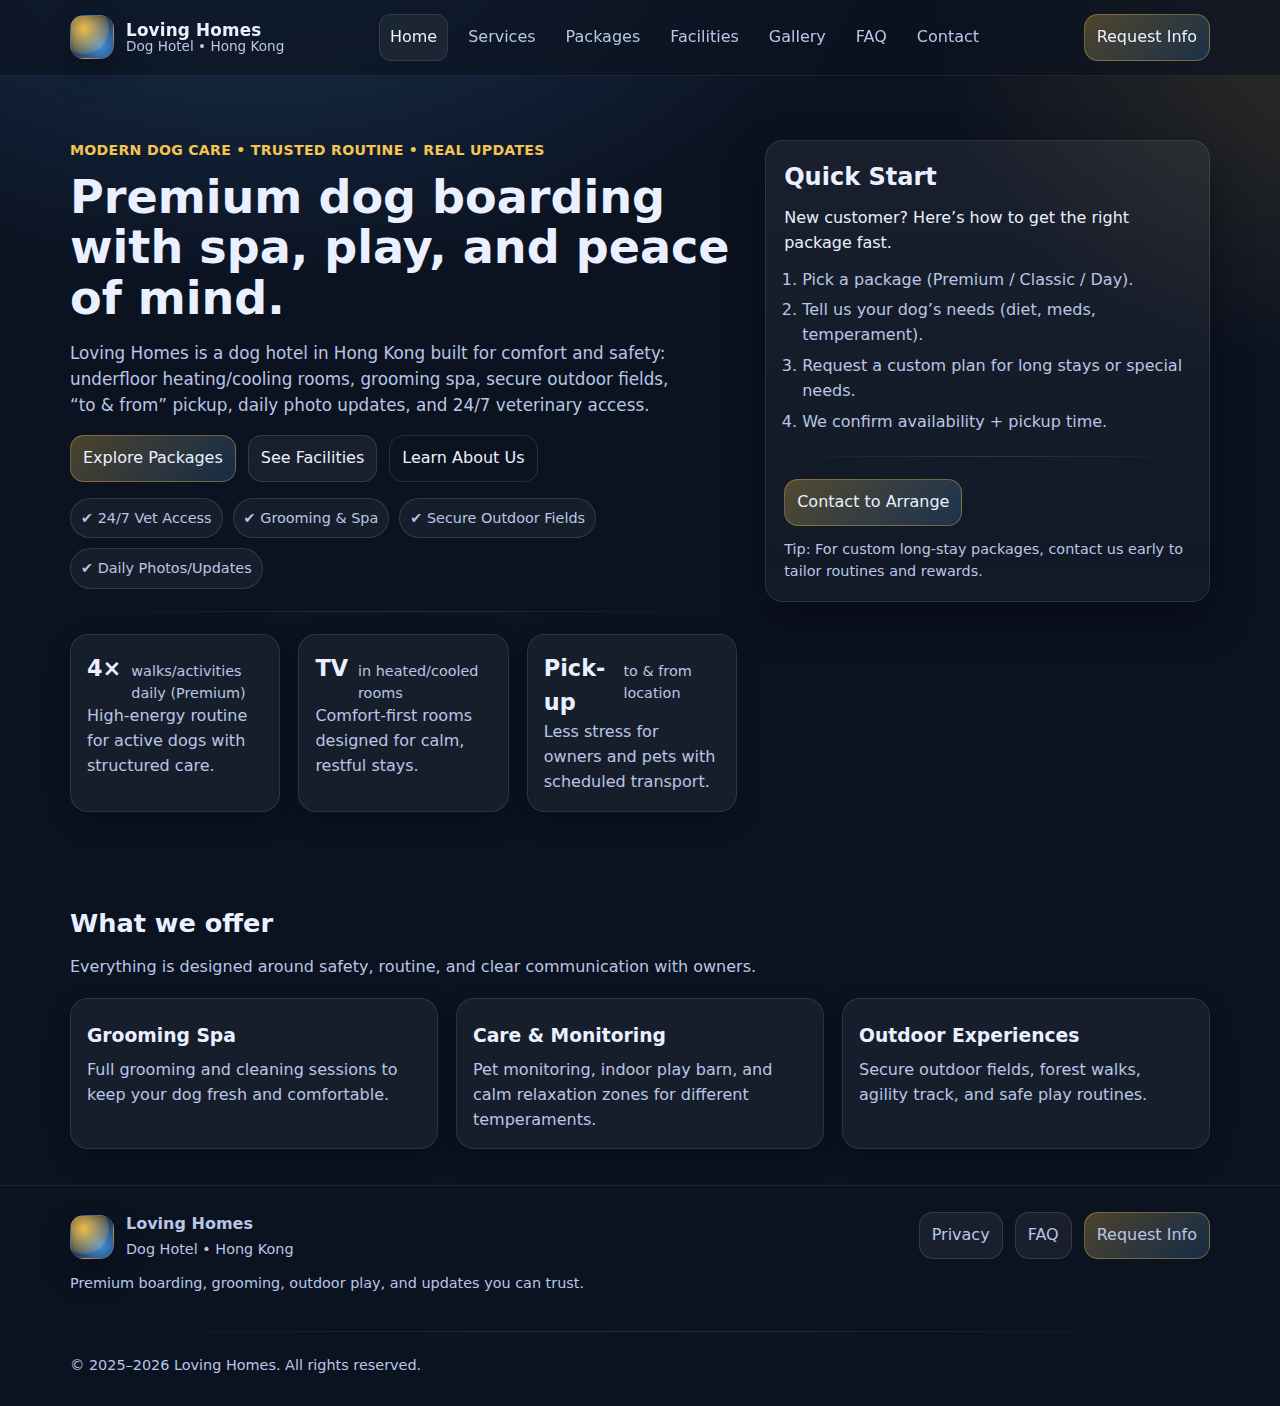
<file: index.html>
<!doctype html>
<html lang="en">
<head>
  <meta charset="utf-8" />
  <meta name="viewport" content="width=device-width,initial-scale=1" />
  <meta name="description" content="Loving Homes - Dog Hotel in Hong Kong. Premium care, grooming spa, safe outdoor fields, 24/7 veterinary access." />
  <title>Loving Homes | Dog Hotel Hong Kong</title>
  <link rel="stylesheet" href="css/styles.css" />
</head>
<body>
  <a class="skip-link" href="#main">Skip to content</a>

  <div class="page-loader" id="pageLoader" role="status" aria-live="polite" aria-label="Loading">
    <div class="loader-wrap">
      <div class="loader" aria-hidden="true"></div>
      <p class="loader-title">Loading Loving Homes…</p>
      <p class="loader-sub">Preparing a safe, calm experience for your dog.</p>
    </div>
  </div>
  <div class="topbar">
    <div class="container">
      <header class="header">
        <a class="brand" href="index.html">
          <div class="brand-badge" aria-hidden="true"></div>
          <div class="brand-title">
            <strong>Loving Homes</strong>
            <span>Dog Hotel • Hong Kong</span>
          </div>
        </a>

        <nav class="nav" aria-label="Primary">
          <a data-nav href="index.html">Home</a>
          <a data-nav href="services.html">Services</a>
          <a data-nav href="packages.html">Packages</a>
          <a data-nav href="facilities.html">Facilities</a>
          <a data-nav href="gallery.html">Gallery</a>
          <a data-nav href="faq.html">FAQ</a>
          <a data-nav href="contact.html">Contact</a>
        </nav>

        <div class="actions">
          <a class="btn primary" href="contact.html">Request Info</a>
          <button id="menuBtn" class="btn icon-btn hamburger" aria-label="Open menu" aria-expanded="false">
            ☰
          </button>
        </div>
      </header>

      <div id="mobilePanel" class="mobile-panel" aria-label="Mobile menu">
        <nav>
          <a data-nav href="index.html">Home</a>
          <a data-nav href="about.html">About</a>
          <a data-nav href="services.html">Services</a>
          <a data-nav href="packages.html">Packages</a>
          <a data-nav href="facilities.html">Facilities</a>
          <a data-nav href="gallery.html">Gallery</a>
          <a data-nav href="faq.html">FAQ</a>
          <a data-nav href="contact.html">Contact</a>
          <a data-nav href="privacy.html">Privacy</a>
        </nav>
      </div>
    </div>
  </div>

  <main id="main">
    <section class="hero">
      <div class="container">
        <div class="hero-grid">
          <div>
            <div class="kicker">Modern dog care • trusted routine • real updates</div>
            <h1>Premium dog boarding with spa, play, and peace of mind.</h1>
            <p class="lead">
              Loving Homes is a dog hotel in Hong Kong built for comfort and safety:
              underfloor heating/cooling rooms, grooming spa, secure outdoor fields,
              “to & from” pickup, daily photo updates, and 24/7 veterinary access.
            </p>

            <div class="row" style="margin-top:14px;">
              <a class="btn primary" href="packages.html">Explore Packages</a>
              <a class="btn" href="facilities.html">See Facilities</a>
              <a class="btn ghost" href="about.html">Learn About Us</a>
            </div>

            <div class="pill-row" style="margin-top:16px;">
              <span class="badge">✔ 24/7 Vet Access</span>
              <span class="badge">✔ Grooming & Spa</span>
              <span class="badge">✔ Secure Outdoor Fields</span>
              <span class="badge">✔ Daily Photos/Updates</span>
            </div>

            <hr class="hr" />

            <div class="grid cols-3">
              <div class="card">
                <div class="kpi"><strong>4×</strong><span>walks/activities daily (Premium)</span></div>
                <p>High-energy routine for active dogs with structured care.</p>
              </div>
              <div class="card">
                <div class="kpi"><strong>TV</strong><span>in heated/cooled rooms</span></div>
                <p>Comfort-first rooms designed for calm, restful stays.</p>
              </div>
              <div class="card">
                <div class="kpi"><strong>Pick-up</strong><span>to & from location</span></div>
                <p>Less stress for owners and pets with scheduled transport.</p>
              </div>
            </div>
          </div>

          <aside class="hero-card" aria-label="Quick info">
            <h2 style="margin:0 0 10px;">Quick Start</h2>
            <p class="sub" style="margin:0 0 12px;">
              New customer? Here’s how to get the right package fast.
            </p>
            <ol class="list">
              <li>Pick a package (Premium / Classic / Day).</li>
              <li>Tell us your dog’s needs (diet, meds, temperament).</li>
              <li>Request a custom plan for long stays or special needs.</li>
              <li>We confirm availability + pickup time.</li>
            </ol>
            <hr class="hr" />
            <a class="btn primary" href="contact.html">Contact to Arrange</a>
            <p class="small" style="margin:12px 0 0;">
              Tip: For custom long-stay packages, contact us early to tailor routines and rewards.
            </p>
          </aside>
        </div>
      </div>
    </section>

    <section class="section">
      <div class="container">
        <h2>What we offer</h2>
        <p class="sub">
          Everything is designed around safety, routine, and clear communication with owners.
        </p>

        <div class="grid cols-3">
          <div class="card">
            <h3>Grooming Spa</h3>
            <p>Full grooming and cleaning sessions to keep your dog fresh and comfortable.</p>
          </div>
          <div class="card">
            <h3>Care & Monitoring</h3>
            <p>Pet monitoring, indoor play barn, and calm relaxation zones for different temperaments.</p>
          </div>
          <div class="card">
            <h3>Outdoor Experiences</h3>
            <p>Secure outdoor fields, forest walks, agility track, and safe play routines.</p>
          </div>
        </div>
      </div>
    </section>
  </main>

  <footer class="footer">
    <div class="container">
      <div class="footer-grid">
        <div>
          <div class="row">
            <div class="brand-badge" aria-hidden="true"></div>
            <div>
              <strong>Loving Homes</strong><br />
              <span class="small">Dog Hotel • Hong Kong</span>
            </div>
          </div>
          <p class="small" style="margin-top:10px;">
            Premium boarding, grooming, outdoor play, and updates you can trust.
          </p>
        </div>

        <div class="row" style="justify-content:flex-end;">
          <a class="btn" href="privacy.html">Privacy</a>
          <a class="btn" href="faq.html">FAQ</a>
          <a class="btn primary" href="contact.html">Request Info</a>
        </div>
      </div>

      <hr class="hr" />
      <div class="small">© 2025–2026 Loving Homes. All rights reserved.</div>
    </div>
  </footer>

  <script src="js/main.js"></script>
</body>
</html>
</file>
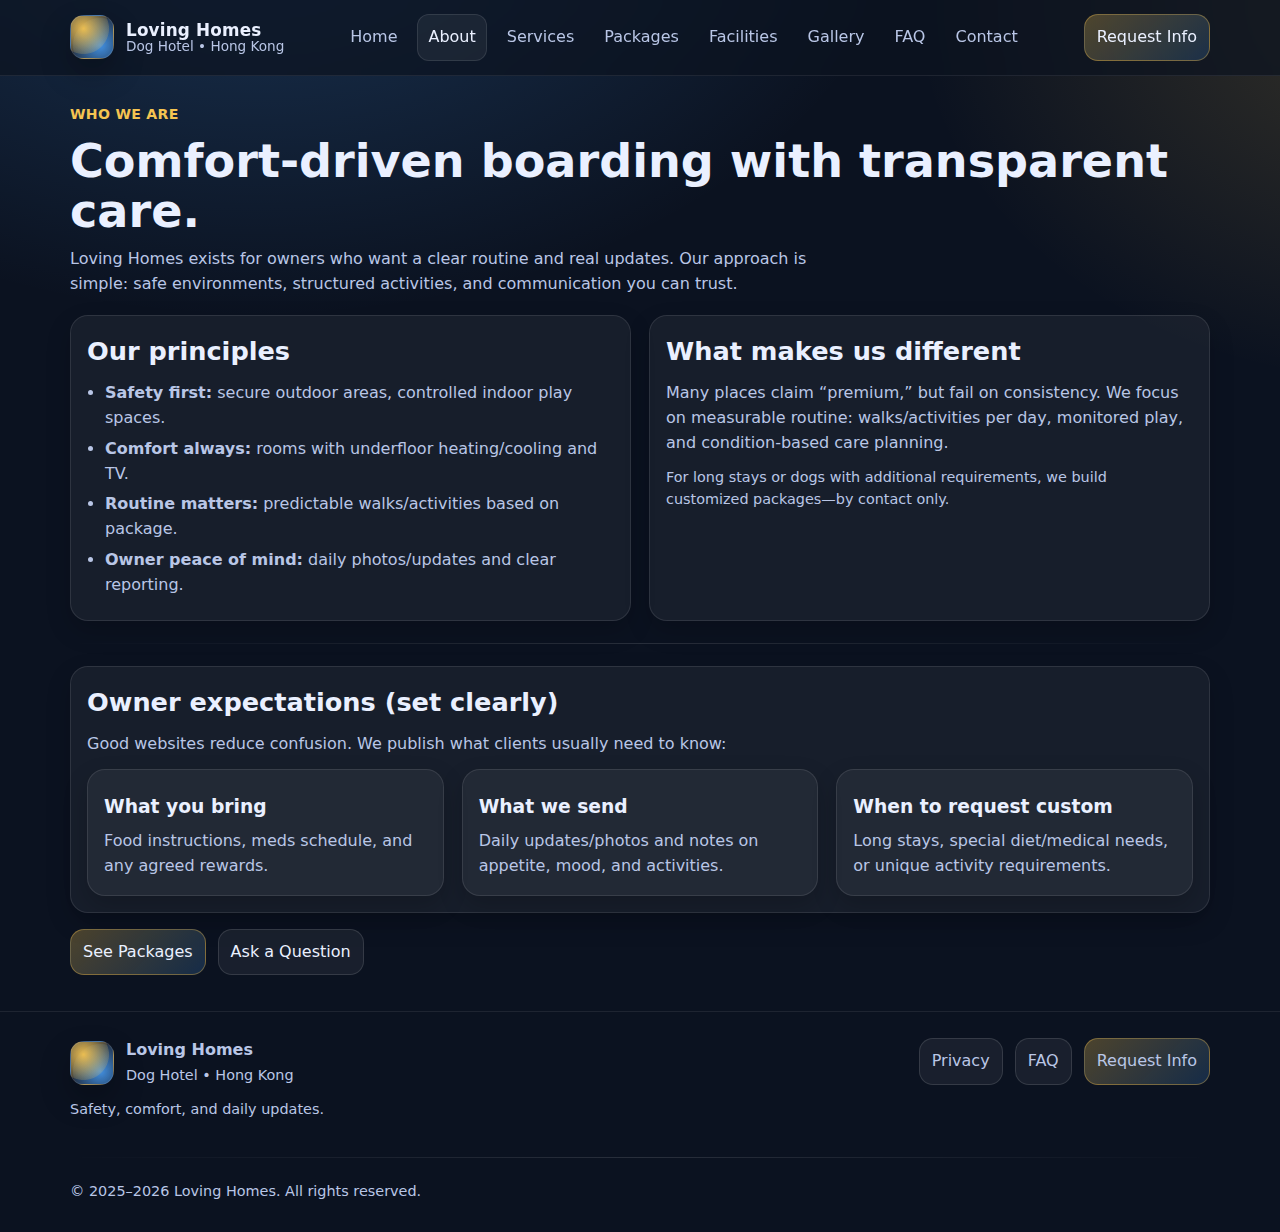
<file: about.html>
<!doctype html>
<html lang="en">
<head>
  <meta charset="utf-8" />
  <meta name="viewport" content="width=device-width,initial-scale=1" />
  <meta name="description" content="About Loving Homes dog hotel in Hong Kong: safety-first routines, comfort rooms, and transparent updates." />
  <title>About | Loving Homes</title>
  <link rel="stylesheet" href="css/styles.css" />
</head>
<body>
  <a class="skip-link" href="#main">Skip to content</a>

  <div class="page-loader" id="pageLoader" role="status" aria-live="polite" aria-label="Loading">
    <div class="loader-wrap">
      <div class="loader" aria-hidden="true"></div>
      <p class="loader-title">Loading Loving Homes…</p>
      <p class="loader-sub">Preparing a safe, calm experience for your dog.</p>
    </div>
  </div>

  <div class="topbar">
    <div class="container">
      <header class="header">
        <a class="brand" href="index.html">
          <div class="brand-badge" aria-hidden="true"></div>
          <div class="brand-title">
            <strong>Loving Homes</strong>
            <span>Dog Hotel • Hong Kong</span>
          </div>
        </a>

        <nav class="nav" aria-label="Primary">
          <a data-nav href="index.html">Home</a>
          <a data-nav href="about.html">About</a>
          <a data-nav href="services.html">Services</a>
          <a data-nav href="packages.html">Packages</a>
          <a data-nav href="facilities.html">Facilities</a>
          <a data-nav href="gallery.html">Gallery</a>
          <a data-nav href="faq.html">FAQ</a>
          <a data-nav href="contact.html">Contact</a>
        </nav>

        <div class="actions">
          <a class="btn primary" href="contact.html">Request Info</a>
          <button id="menuBtn" class="btn icon-btn hamburger" aria-label="Open menu" aria-expanded="false">☰</button>
        </div>
      </header>

      <div id="mobilePanel" class="mobile-panel" aria-label="Mobile menu">
        <nav>
          <a data-nav href="index.html">Home</a>
          <a data-nav href="about.html">About</a>
          <a data-nav href="services.html">Services</a>
          <a data-nav href="packages.html">Packages</a>
          <a data-nav href="facilities.html">Facilities</a>
          <a data-nav href="gallery.html">Gallery</a>
          <a data-nav href="faq.html">FAQ</a>
          <a data-nav href="contact.html">Contact</a>
          <a data-nav href="privacy.html">Privacy</a>
        </nav>
      </div>
    </div>
  </div>

  <main id="main">
    <section class="section">
      <div class="container">
        <div class="kicker">Who we are</div>
        <h1 style="margin-top:10px;">Comfort-driven boarding with transparent care.</h1>
        <p class="sub">
          Loving Homes exists for owners who want a clear routine and real updates.
          Our approach is simple: safe environments, structured activities, and communication you can trust.
        </p>

        <div class="grid cols-2">
          <div class="card">
            <h2 style="margin:0 0 10px;">Our principles</h2>
            <ul class="list">
              <li><strong>Safety first:</strong> secure outdoor areas, controlled indoor play spaces.</li>
              <li><strong>Comfort always:</strong> rooms with underfloor heating/cooling and TV.</li>
              <li><strong>Routine matters:</strong> predictable walks/activities based on package.</li>
              <li><strong>Owner peace of mind:</strong> daily photos/updates and clear reporting.</li>
            </ul>
          </div>

          <div class="card">
            <h2 style="margin:0 0 10px;">What makes us different</h2>
            <p>
              Many places claim “premium,” but fail on consistency. We focus on measurable routine:
              walks/activities per day, monitored play, and condition-based care planning.
            </p>
            <p class="small" style="margin-top:10px;">
              For long stays or dogs with additional requirements, we build customized packages—by contact only.
            </p>
          </div>
        </div>

        <hr class="hr" />

        <div class="card">
          <h2 style="margin:0 0 10px;">Owner expectations (set clearly)</h2>
          <p class="sub" style="margin:0 0 12px;">
            Good websites reduce confusion. We publish what clients usually need to know:
          </p>
          <div class="grid cols-3">
            <div class="card">
              <h3>What you bring</h3>
              <p>Food instructions, meds schedule, and any agreed rewards.</p>
            </div>
            <div class="card">
              <h3>What we send</h3>
              <p>Daily updates/photos and notes on appetite, mood, and activities.</p>
            </div>
            <div class="card">
              <h3>When to request custom</h3>
              <p>Long stays, special diet/medical needs, or unique activity requirements.</p>
            </div>
          </div>
        </div>

        <div class="row" style="margin-top:16px;">
          <a class="btn primary" href="packages.html">See Packages</a>
          <a class="btn" href="contact.html">Ask a Question</a>
        </div>
      </div>
    </section>
  </main>

  <footer class="footer">
    <div class="container">
      <div class="footer-grid">
        <div>
          <div class="row">
            <div class="brand-badge" aria-hidden="true"></div>
            <div>
              <strong>Loving Homes</strong><br />
              <span class="small">Dog Hotel • Hong Kong</span>
            </div>
          </div>
          <p class="small" style="margin-top:10px;">Safety, comfort, and daily updates.</p>
        </div>
        <div class="row" style="justify-content:flex-end;">
          <a class="btn" href="privacy.html">Privacy</a>
          <a class="btn" href="faq.html">FAQ</a>
          <a class="btn primary" href="contact.html">Request Info</a>
        </div>
      </div>
      <hr class="hr" />
      <div class="small">© 2025–2026 Loving Homes. All rights reserved.</div>
    </div>
  </footer>

  <script src="js/main.js"></script>
</body>
</html>
</file>
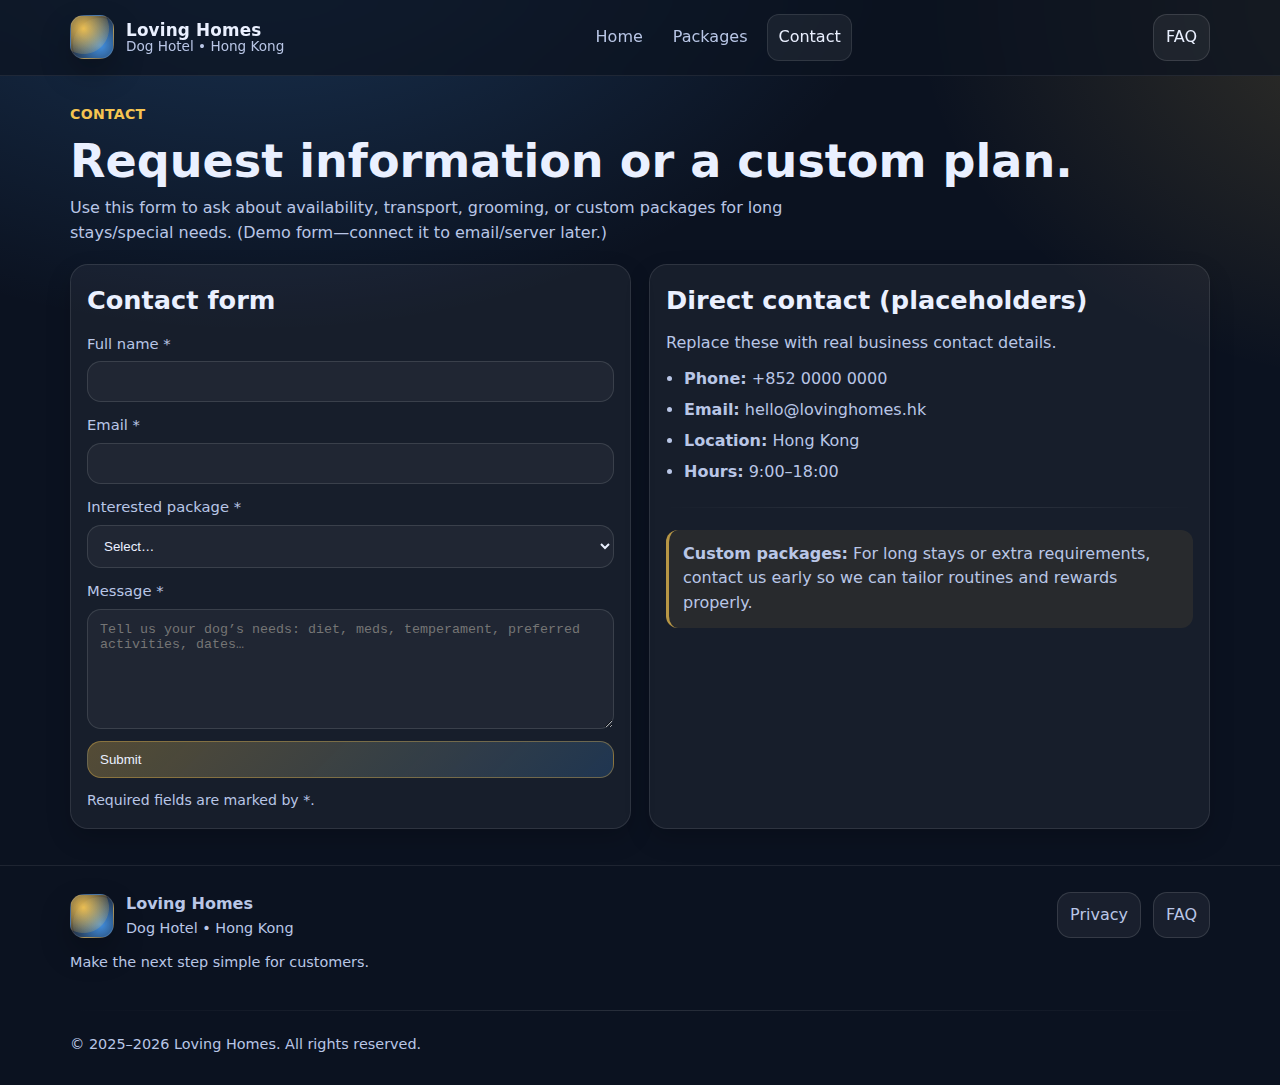
<file: contact.html>
<!doctype html>
<html lang="en">
<head>
  <meta charset="utf-8" />
  <meta name="viewport" content="width=device-width,initial-scale=1" />
  <meta name="description" content="Contact Loving Homes to request more information, booking, transport, or custom packages." />
  <title>Contact | Loving Homes</title>
  <link rel="stylesheet" href="css/styles.css" />
</head>
<body>
  <a class="skip-link" href="#main">Skip to content</a>

  <div class="page-loader" id="pageLoader" role="status" aria-live="polite" aria-label="Loading">
    <div class="loader-wrap">
      <div class="loader" aria-hidden="true"></div>
      <p class="loader-title">Loading Loving Homes…</p>
      <p class="loader-sub">Preparing a safe, calm experience for your dog.</p>
    </div>
  </div>

  <div class="topbar">
    <div class="container">
      <header class="header">
        <a class="brand" href="index.html">
          <div class="brand-badge" aria-hidden="true"></div>
          <div class="brand-title">
            <strong>Loving Homes</strong>
            <span>Dog Hotel • Hong Kong</span>
          </div>
        </a>

        <nav class="nav" aria-label="Primary">
          <a data-nav href="index.html">Home</a>
          <a data-nav href="packages.html">Packages</a>
          <a data-nav href="contact.html">Contact</a>
        </nav>

        <div class="actions">
          <a class="btn" href="faq.html">FAQ</a>
          <button id="menuBtn" class="btn icon-btn hamburger" aria-label="Open menu" aria-expanded="false">☰</button>
        </div>
      </header>

      <div id="mobilePanel" class="mobile-panel" aria-label="Mobile menu">
        <nav>
          <a data-nav href="index.html">Home</a>
          <a data-nav href="about.html">About</a>
          <a data-nav href="services.html">Services</a>
          <a data-nav href="packages.html">Packages</a>
          <a data-nav href="facilities.html">Facilities</a>
          <a data-nav href="gallery.html">Gallery</a>
          <a data-nav href="faq.html">FAQ</a>
          <a data-nav href="contact.html">Contact</a>
          <a data-nav href="privacy.html">Privacy</a>
        </nav>
      </div>
    </div>
  </div>

  <main id="main">
    <section class="section">
      <div class="container">
        <div class="kicker">Contact</div>
        <h1 style="margin-top:10px;">Request information or a custom plan.</h1>
        <p class="sub">
          Use this form to ask about availability, transport, grooming, or custom packages for long stays/special needs.
          (Demo form—connect it to email/server later.)
        </p>

        <div class="grid cols-2">
          <div class="card">
            <h2 style="margin:0 0 12px;">Contact form</h2>

            <form class="form" data-validate="true" aria-label="Contact form">
              <div class="alert ok" role="status" aria-live="polite"></div>
              <div class="alert bad" role="alert" aria-live="assertive"></div>

              <div class="field">
                <label for="name">Full name <span aria-hidden="true">*</span></label>
                <input id="name" name="name" type="text" data-required="true" autocomplete="name" />
              </div>

              <div class="field">
                <label for="email">Email <span aria-hidden="true">*</span></label>
                <input id="email" name="email" type="email" data-required="true" autocomplete="email" />
              </div>

              <div class="field">
                <label for="package">Interested package <span aria-hidden="true">*</span></label>
                <select id="package" name="package" data-required="true">
                  <option value="">Select…</option>
                  <option>Premium</option>
                  <option>Classic</option>
                  <option>Day</option>
                  <option>Custom (long stay / special needs)</option>
                </select>
              </div>

              <div class="field">
                <label for="message">Message <span aria-hidden="true">*</span></label>
                <textarea id="message" name="message" data-required="true" placeholder="Tell us your dog’s needs: diet, meds, temperament, preferred activities, dates…"></textarea>
              </div>

              <button class="btn primary" type="submit">Submit</button>
              <p class="help">
                Required fields are marked by *.
              </p>
            </form>
          </div>

          <div class="card">
            <h2 style="margin:0 0 10px;">Direct contact (placeholders)</h2>
            <p class="sub" style="margin:0 0 12px;">
              Replace these with real business contact details.
            </p>
            <ul class="list">
              <li><strong>Phone:</strong> +852 0000 0000</li>
              <li><strong>Email:</strong> hello@lovinghomes.hk</li>
              <li><strong>Location:</strong> Hong Kong</li>
              <li><strong>Hours:</strong> 9:00–18:00</li>
            </ul>

            <hr class="hr" />

            <div class="note">
              <strong>Custom packages:</strong> For long stays or extra requirements, contact us early so we can tailor routines and rewards properly.
            </div>
          </div>
        </div>

      </div>
    </section>
  </main>

  <footer class="footer">
    <div class="container">
      <div class="footer-grid">
        <div>
          <div class="row">
            <div class="brand-badge" aria-hidden="true"></div>
            <div>
              <strong>Loving Homes</strong><br />
              <span class="small">Dog Hotel • Hong Kong</span>
            </div>
          </div>
          <p class="small" style="margin-top:10px;">Make the next step simple for customers.</p>
        </div>
        <div class="row" style="justify-content:flex-end;">
          <a class="btn" href="privacy.html">Privacy</a>
          <a class="btn" href="faq.html">FAQ</a>
        </div>
      </div>
      <hr class="hr" />
      <div class="small">© 2025–2026 Loving Homes. All rights reserved.</div>
    </div>
  </footer>

  <script src="js/main.js"></script>
</body>
</html>
</file>
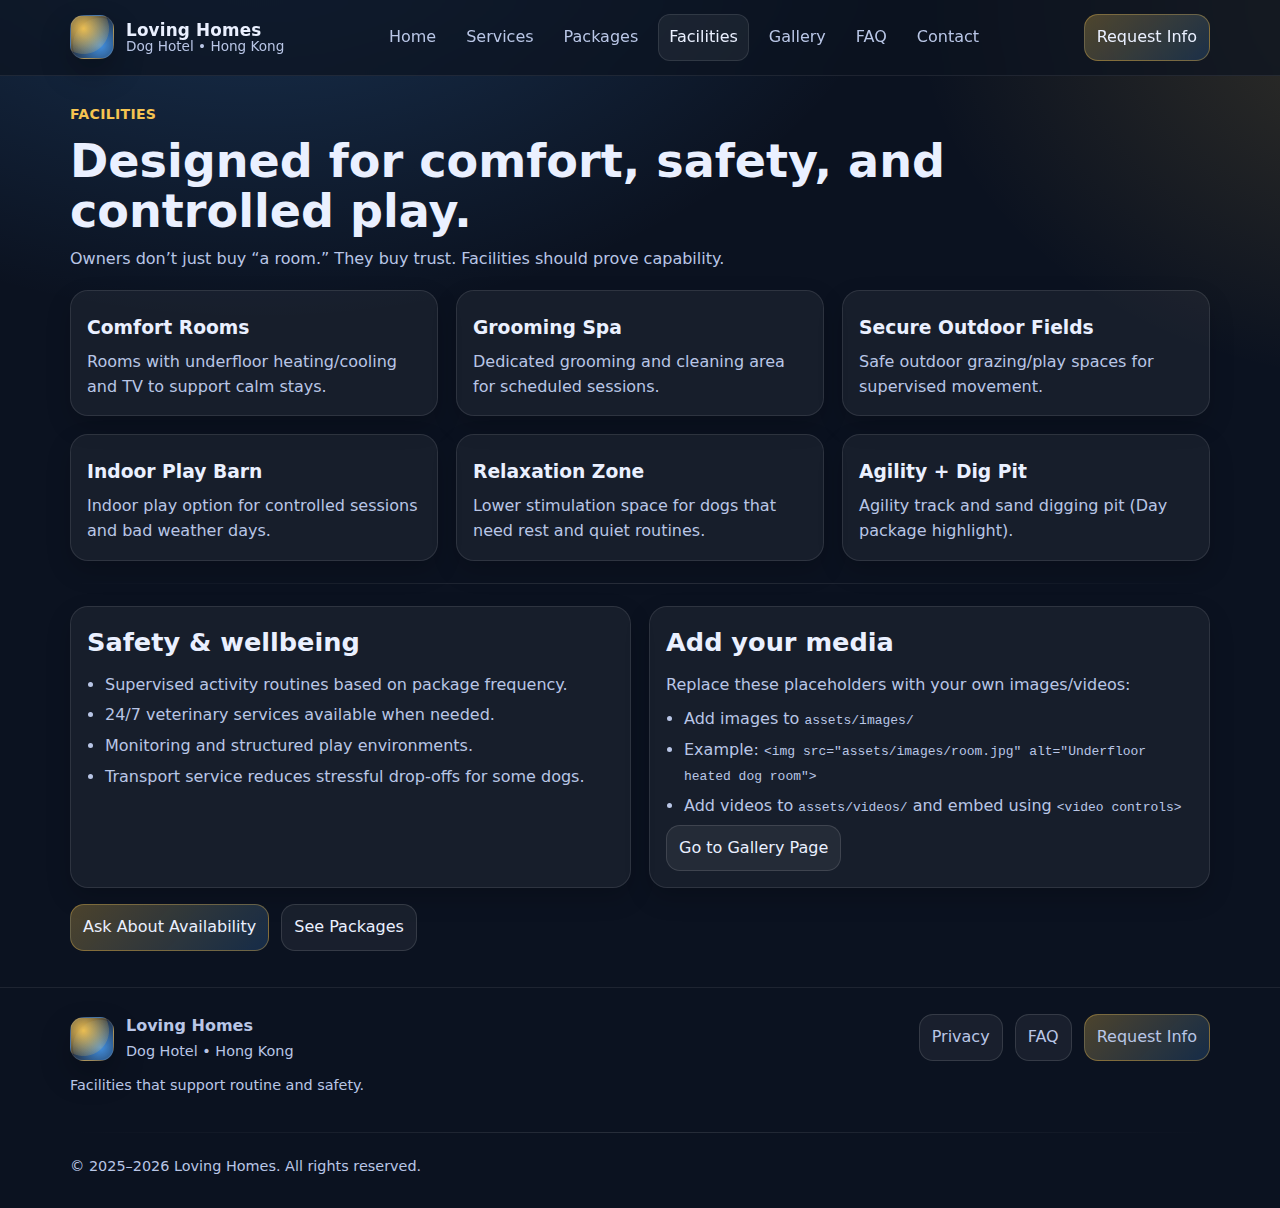
<file: facilities.html>
<!doctype html>
<html lang="en">
<head>
  <meta charset="utf-8" />
  <meta name="viewport" content="width=device-width,initial-scale=1" />
  <meta name="description" content="Facilities: underfloor heating/cooling rooms with TV, grooming spa, safe outdoor fields, indoor play barn." />
  <title>Facilities | Loving Homes</title>
  <link rel="stylesheet" href="css/styles.css" />
</head>
<body>
  <a class="skip-link" href="#main">Skip to content</a>

  <div class="page-loader" id="pageLoader" role="status" aria-live="polite" aria-label="Loading">
    <div class="loader-wrap">
      <div class="loader" aria-hidden="true"></div>
      <p class="loader-title">Loading Loving Homes…</p>
      <p class="loader-sub">Preparing a safe, calm experience for your dog.</p>
    </div>
  </div>

  <div class="topbar">
    <div class="container">
      <header class="header">
        <a class="brand" href="index.html">
          <div class="brand-badge" aria-hidden="true"></div>
          <div class="brand-title">
            <strong>Loving Homes</strong>
            <span>Dog Hotel • Hong Kong</span>
          </div>
        </a>

        <nav class="nav" aria-label="Primary">
          <a data-nav href="index.html">Home</a>
          <a data-nav href="services.html">Services</a>
          <a data-nav href="packages.html">Packages</a>
          <a data-nav href="facilities.html">Facilities</a>
          <a data-nav href="gallery.html">Gallery</a>
          <a data-nav href="faq.html">FAQ</a>
          <a data-nav href="contact.html">Contact</a>
        </nav>

        <div class="actions">
          <a class="btn primary" href="contact.html">Request Info</a>
          <button id="menuBtn" class="btn icon-btn hamburger" aria-label="Open menu" aria-expanded="false">☰</button>
        </div>
      </header>

      <div id="mobilePanel" class="mobile-panel" aria-label="Mobile menu">
        <nav>
          <a data-nav href="index.html">Home</a>
          <a data-nav href="about.html">About</a>
          <a data-nav href="services.html">Services</a>
          <a data-nav href="packages.html">Packages</a>
          <a data-nav href="facilities.html">Facilities</a>
          <a data-nav href="gallery.html">Gallery</a>
          <a data-nav href="faq.html">FAQ</a>
          <a data-nav href="contact.html">Contact</a>
          <a data-nav href="privacy.html">Privacy</a>
        </nav>
      </div>
    </div>
  </div>

  <main id="main">
    <section class="section">
      <div class="container">
        <div class="kicker">Facilities</div>
        <h1 style="margin-top:10px;">Designed for comfort, safety, and controlled play.</h1>
        <p class="sub">
          Owners don’t just buy “a room.” They buy trust. Facilities should prove capability.
        </p>

        <div class="grid cols-3">
          <div class="card">
            <h3>Comfort Rooms</h3>
            <p>Rooms with underfloor heating/cooling and TV to support calm stays.</p>
          </div>
          <div class="card">
            <h3>Grooming Spa</h3>
            <p>Dedicated grooming and cleaning area for scheduled sessions.</p>
          </div>
          <div class="card">
            <h3>Secure Outdoor Fields</h3>
            <p>Safe outdoor grazing/play spaces for supervised movement.</p>
          </div>
          <div class="card">
            <h3>Indoor Play Barn</h3>
            <p>Indoor play option for controlled sessions and bad weather days.</p>
          </div>
          <div class="card">
            <h3>Relaxation Zone</h3>
            <p>Lower stimulation space for dogs that need rest and quiet routines.</p>
          </div>
          <div class="card">
            <h3>Agility + Dig Pit</h3>
            <p>Agility track and sand digging pit (Day package highlight).</p>
          </div>
        </div>

        <hr class="hr" />

        <div class="grid cols-2">
          <div class="card">
            <h2 style="margin:0 0 10px;">Safety & wellbeing</h2>
            <ul class="list">
              <li>Supervised activity routines based on package frequency.</li>
              <li>24/7 veterinary services available when needed.</li>
              <li>Monitoring and structured play environments.</li>
              <li>Transport service reduces stressful drop-offs for some dogs.</li>
            </ul>
          </div>
          <div class="card">
            <h2 style="margin:0 0 10px;">Add your media</h2>
            <p class="sub" style="margin:0 0 10px;">
              Replace these placeholders with your own images/videos:
            </p>
            <ul class="list">
              <li>Add images to <code>assets/images/</code></li>
              <li>Example: <code>&lt;img src="assets/images/room.jpg" alt="Underfloor heated dog room"&gt;</code></li>
              <li>Add videos to <code>assets/videos/</code> and embed using <code>&lt;video controls&gt;</code></li>
            </ul>
            <a class="btn" href="gallery.html">Go to Gallery Page</a>
          </div>
        </div>

        <div class="row" style="margin-top:16px;">
          <a class="btn primary" href="contact.html">Ask About Availability</a>
          <a class="btn" href="packages.html">See Packages</a>
        </div>
      </div>
    </section>
  </main>

  <footer class="footer">
    <div class="container">
      <div class="footer-grid">
        <div>
          <div class="row">
            <div class="brand-badge" aria-hidden="true"></div>
            <div>
              <strong>Loving Homes</strong><br />
              <span class="small">Dog Hotel • Hong Kong</span>
            </div>
          </div>
          <p class="small" style="margin-top:10px;">Facilities that support routine and safety.</p>
        </div>
        <div class="row" style="justify-content:flex-end;">
          <a class="btn" href="privacy.html">Privacy</a>
          <a class="btn" href="faq.html">FAQ</a>
          <a class="btn primary" href="contact.html">Request Info</a>
        </div>
      </div>
      <hr class="hr" />
      <div class="small">© 2025–2026 Loving Homes. All rights reserved.</div>
    </div>
  </footer>

  <script src="js/main.js"></script>
</body>
</html>
</file>
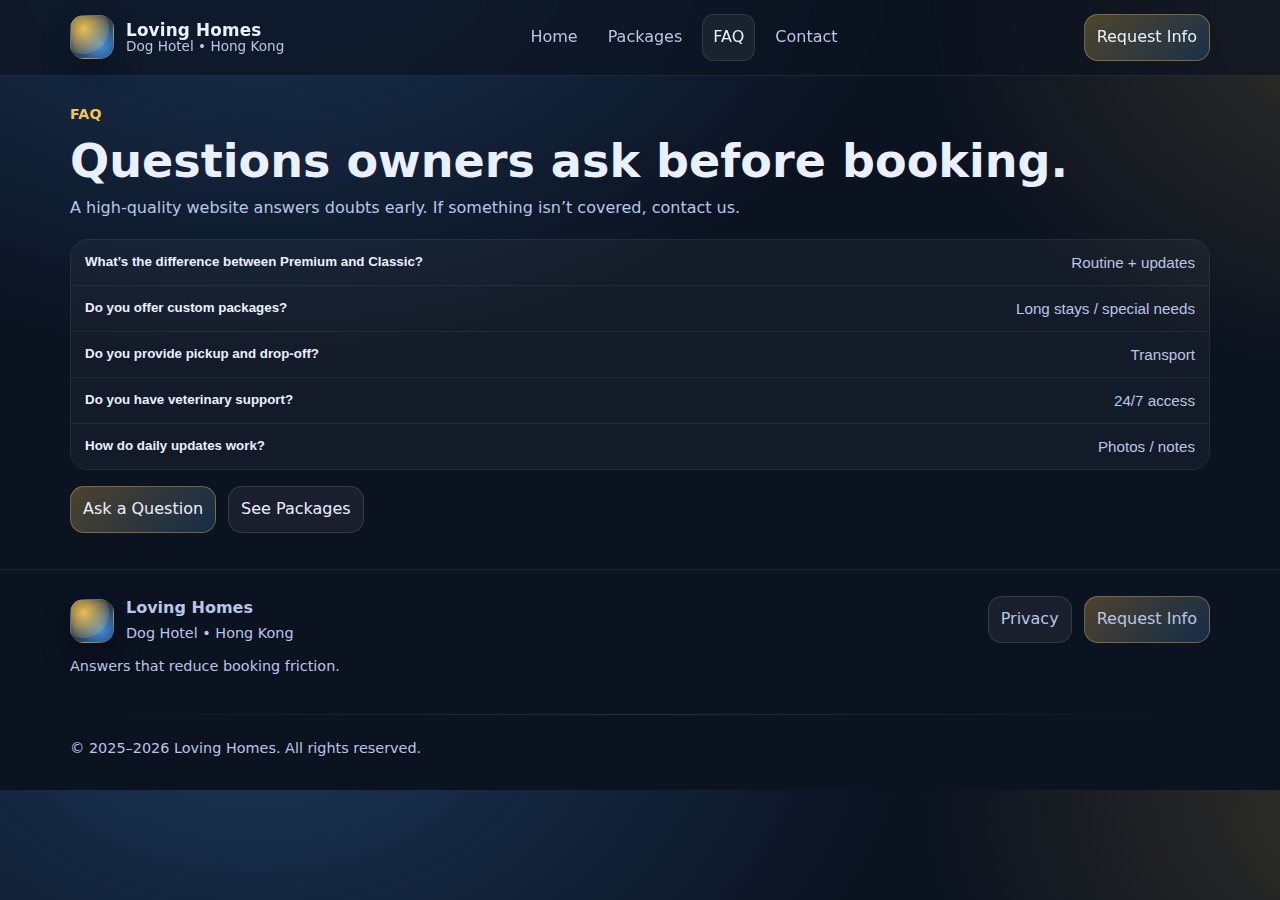
<file: faq.html>
<!doctype html>
<html lang="en">
<head>
  <meta charset="utf-8" />
  <meta name="viewport" content="width=device-width,initial-scale=1" />
  <meta name="description" content="FAQ for Loving Homes dog hotel: packages, custom stays, updates, transport, grooming, and safety." />
  <title>FAQ | Loving Homes</title>
  <link rel="stylesheet" href="css/styles.css" />
</head>
<body>
  <a class="skip-link" href="#main">Skip to content</a>

  <div class="page-loader" id="pageLoader" role="status" aria-live="polite" aria-label="Loading">
    <div class="loader-wrap">
      <div class="loader" aria-hidden="true"></div>
      <p class="loader-title">Loading Loving Homes…</p>
      <p class="loader-sub">Preparing a safe, calm experience for your dog.</p>
    </div>
  </div>

  <div class="topbar">
    <div class="container">
      <header class="header">
        <a class="brand" href="index.html">
          <div class="brand-badge" aria-hidden="true"></div>
          <div class="brand-title">
            <strong>Loving Homes</strong>
            <span>Dog Hotel • Hong Kong</span>
          </div>
        </a>

        <nav class="nav" aria-label="Primary">
          <a data-nav href="index.html">Home</a>
          <a data-nav href="packages.html">Packages</a>
          <a data-nav href="faq.html">FAQ</a>
          <a data-nav href="contact.html">Contact</a>
        </nav>

        <div class="actions">
          <a class="btn primary" href="contact.html">Request Info</a>
          <button id="menuBtn" class="btn icon-btn hamburger" aria-label="Open menu" aria-expanded="false">☰</button>
        </div>
      </header>

      <div id="mobilePanel" class="mobile-panel" aria-label="Mobile menu">
        <nav>
          <a data-nav href="index.html">Home</a>
          <a data-nav href="about.html">About</a>
          <a data-nav href="services.html">Services</a>
          <a data-nav href="packages.html">Packages</a>
          <a data-nav href="facilities.html">Facilities</a>
          <a data-nav href="gallery.html">Gallery</a>
          <a data-nav href="faq.html">FAQ</a>
          <a data-nav href="contact.html">Contact</a>
          <a data-nav href="privacy.html">Privacy</a>
        </nav>
      </div>
    </div>
  </div>

  <main id="main">
    <section class="section">
      <div class="container">
        <div class="kicker">FAQ</div>
        <h1 style="margin-top:10px;">Questions owners ask before booking.</h1>
        <p class="sub">
          A high-quality website answers doubts early. If something isn’t covered, contact us.
        </p>

        <div class="accordion" role="region" aria-label="Frequently asked questions">
          <div class="acc-item">
            <button class="acc-btn" aria-expanded="false" aria-controls="p1">
              <strong>What’s the difference between Premium and Classic?</strong>
              <span>Routine + updates</span>
            </button>
            <div id="p1" class="acc-panel">
              Premium includes 4 walks/activities daily, private lawn space, daily photos/updates, and agreed rewards.
              Classic includes 3 walks/activities, indoor play barn, relaxation area, plus grooming/cleaning session.
            </div>
          </div>

          <div class="acc-item">
            <button class="acc-btn" aria-expanded="false" aria-controls="p2">
              <strong>Do you offer custom packages?</strong>
              <span>Long stays / special needs</span>
            </button>
            <div id="p2" class="acc-panel">
              Yes. Custom packages are available for long stays or dogs with additional requirements.
              Please contact us so we can tailor routine, comfort, and any special instructions.
            </div>
          </div>

          <div class="acc-item">
            <button class="acc-btn" aria-expanded="false" aria-controls="p3">
              <strong>Do you provide pickup and drop-off?</strong>
              <span>Transport</span>
            </button>
            <div id="p3" class="acc-panel">
              Yes. We offer “to & from location” transport. Scheduling depends on availability and location.
            </div>
          </div>

          <div class="acc-item">
            <button class="acc-btn" aria-expanded="false" aria-controls="p4">
              <strong>Do you have veterinary support?</strong>
              <span>24/7 access</span>
            </button>
            <div id="p4" class="acc-panel">
              Veterinary services are available 24/7 as needed. Share medication and health notes in advance.
            </div>
          </div>

          <div class="acc-item">
            <button class="acc-btn" aria-expanded="false" aria-controls="p5">
              <strong>How do daily updates work?</strong>
              <span>Photos / notes</span>
            </button>
            <div id="p5" class="acc-panel">
              Premium includes daily photos/updates by default. For other packages, updates can be arranged depending on plan.
            </div>
          </div>
        </div>

        <div class="row" style="margin-top:16px;">
          <a class="btn primary" href="contact.html">Ask a Question</a>
          <a class="btn" href="packages.html">See Packages</a>
        </div>
      </div>
    </section>
  </main>

  <footer class="footer">
    <div class="container">
      <div class="footer-grid">
        <div>
          <div class="row">
            <div class="brand-badge" aria-hidden="true"></div>
            <div>
              <strong>Loving Homes</strong><br />
              <span class="small">Dog Hotel • Hong Kong</span>
            </div>
          </div>
          <p class="small" style="margin-top:10px;">Answers that reduce booking friction.</p>
        </div>
        <div class="row" style="justify-content:flex-end;">
          <a class="btn" href="privacy.html">Privacy</a>
          <a class="btn primary" href="contact.html">Request Info</a>
        </div>
      </div>
      <hr class="hr" />
      <div class="small">© 2025–2026 Loving Homes. All rights reserved.</div>
    </div>
  </footer>

  <script src="js/main.js"></script>
</body>
</html>
</file>
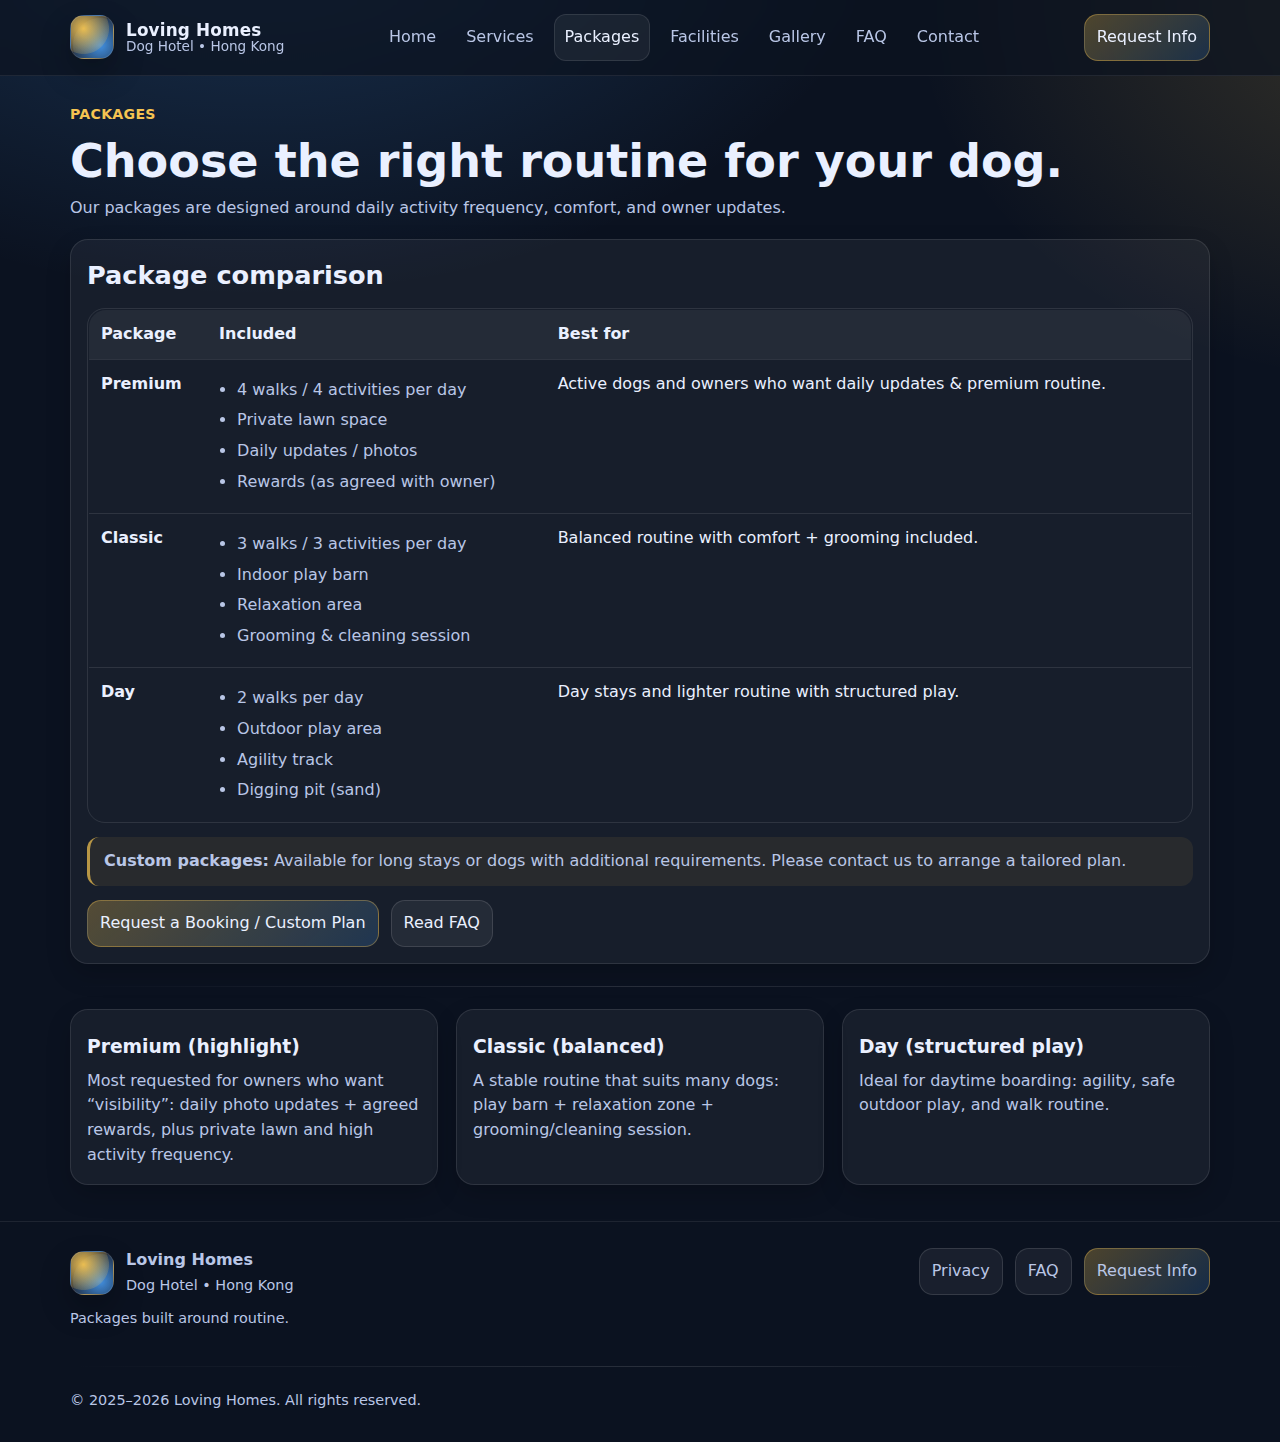
<file: packages.html>
<!doctype html>
<html lang="en">
<head>
  <meta charset="utf-8" />
  <meta name="viewport" content="width=device-width,initial-scale=1" />
  <meta name="description" content="Loving Homes packages: Premium, Classic, Day package, plus custom long-stay/special needs packages." />
  <title>Packages | Loving Homes</title>
  <link rel="stylesheet" href="css/styles.css" />
</head>
<body>
  <a class="skip-link" href="#main">Skip to content</a>

  <div class="page-loader" id="pageLoader" role="status" aria-live="polite" aria-label="Loading">
    <div class="loader-wrap">
      <div class="loader" aria-hidden="true"></div>
      <p class="loader-title">Loading Loving Homes…</p>
      <p class="loader-sub">Preparing a safe, calm experience for your dog.</p>
    </div>
  </div>

  <div class="topbar">
    <div class="container">
      <header class="header">
        <a class="brand" href="index.html">
          <div class="brand-badge" aria-hidden="true"></div>
          <div class="brand-title">
            <strong>Loving Homes</strong>
            <span>Dog Hotel • Hong Kong</span>
          </div>
        </a>

        <nav class="nav" aria-label="Primary">
          <a data-nav href="index.html">Home</a>
          <a data-nav href="services.html">Services</a>
          <a data-nav href="packages.html">Packages</a>
          <a data-nav href="facilities.html">Facilities</a>
          <a data-nav href="gallery.html">Gallery</a>
          <a data-nav href="faq.html">FAQ</a>
          <a data-nav href="contact.html">Contact</a>
        </nav>

        <div class="actions">
          <a class="btn primary" href="contact.html">Request Info</a>
          <button id="menuBtn" class="btn icon-btn hamburger" aria-label="Open menu" aria-expanded="false">☰</button>
        </div>
      </header>

      <div id="mobilePanel" class="mobile-panel" aria-label="Mobile menu">
        <nav>
          <a data-nav href="index.html">Home</a>
          <a data-nav href="about.html">About</a>
          <a data-nav href="services.html">Services</a>
          <a data-nav href="packages.html">Packages</a>
          <a data-nav href="facilities.html">Facilities</a>
          <a data-nav href="gallery.html">Gallery</a>
          <a data-nav href="faq.html">FAQ</a>
          <a data-nav href="contact.html">Contact</a>
          <a data-nav href="privacy.html">Privacy</a>
        </nav>
      </div>
    </div>
  </div>

  <main id="main">
    <section class="section">
      <div class="container">
        <div class="kicker">Packages</div>
        <h1 style="margin-top:10px;">Choose the right routine for your dog.</h1>
        <p class="sub">
          Our packages are designed around daily activity frequency, comfort, and owner updates.
        </p>

        <div class="card">
          <h2 style="margin:0 0 12px;">Package comparison</h2>

          <div class="table" role="region" aria-label="Packages comparison table" tabindex="0">
            <table class="table">
              <thead>
                <tr>
                  <th>Package</th>
                  <th>Included</th>
                  <th>Best for</th>
                </tr>
              </thead>
              <tbody>
                <tr>
                  <td><strong>Premium</strong></td>
                  <td>
                    <ul class="list">
                      <li>4 walks / 4 activities per day</li>
                      <li>Private lawn space</li>
                      <li>Daily updates / photos</li>
                      <li>Rewards (as agreed with owner)</li>
                    </ul>
                  </td>
                  <td>Active dogs and owners who want daily updates & premium routine.</td>
                </tr>
                <tr>
                  <td><strong>Classic</strong></td>
                  <td>
                    <ul class="list">
                      <li>3 walks / 3 activities per day</li>
                      <li>Indoor play barn</li>
                      <li>Relaxation area</li>
                      <li>Grooming & cleaning session</li>
                    </ul>
                  </td>
                  <td>Balanced routine with comfort + grooming included.</td>
                </tr>
                <tr>
                  <td><strong>Day</strong></td>
                  <td>
                    <ul class="list">
                      <li>2 walks per day</li>
                      <li>Outdoor play area</li>
                      <li>Agility track</li>
                      <li>Digging pit (sand)</li>
                    </ul>
                  </td>
                  <td>Day stays and lighter routine with structured play.</td>
                </tr>
              </tbody>
            </table>
          </div>

          <div class="note" style="margin-top:14px;">
            <strong>Custom packages:</strong> Available for long stays or dogs with additional requirements.
            Please contact us to arrange a tailored plan.
          </div>

          <div class="row" style="margin-top:14px;">
            <a class="btn primary" href="contact.html">Request a Booking / Custom Plan</a>
            <a class="btn" href="faq.html">Read FAQ</a>
          </div>
        </div>

        <hr class="hr" />

        <div class="grid cols-3">
          <div class="card">
            <h3>Premium (highlight)</h3>
            <p>
              Most requested for owners who want “visibility”: daily photo updates + agreed rewards,
              plus private lawn and high activity frequency.
            </p>
          </div>
          <div class="card">
            <h3>Classic (balanced)</h3>
            <p>
              A stable routine that suits many dogs: play barn + relaxation zone + grooming/cleaning session.
            </p>
          </div>
          <div class="card">
            <h3>Day (structured play)</h3>
            <p>
              Ideal for daytime boarding: agility, safe outdoor play, and walk routine.
            </p>
          </div>
        </div>
      </div>
    </section>
  </main>

  <footer class="footer">
    <div class="container">
      <div class="footer-grid">
        <div>
          <div class="row">
            <div class="brand-badge" aria-hidden="true"></div>
            <div>
              <strong>Loving Homes</strong><br />
              <span class="small">Dog Hotel • Hong Kong</span>
            </div>
          </div>
          <p class="small" style="margin-top:10px;">Packages built around routine.</p>
        </div>
        <div class="row" style="justify-content:flex-end;">
          <a class="btn" href="privacy.html">Privacy</a>
          <a class="btn" href="faq.html">FAQ</a>
          <a class="btn primary" href="contact.html">Request Info</a>
        </div>
      </div>
      <hr class="hr" />
      <div class="small">© 2025–2026 Loving Homes. All rights reserved.</div>
    </div>
  </footer>

  <script src="js/main.js"></script>
</body>
</html>
</file>
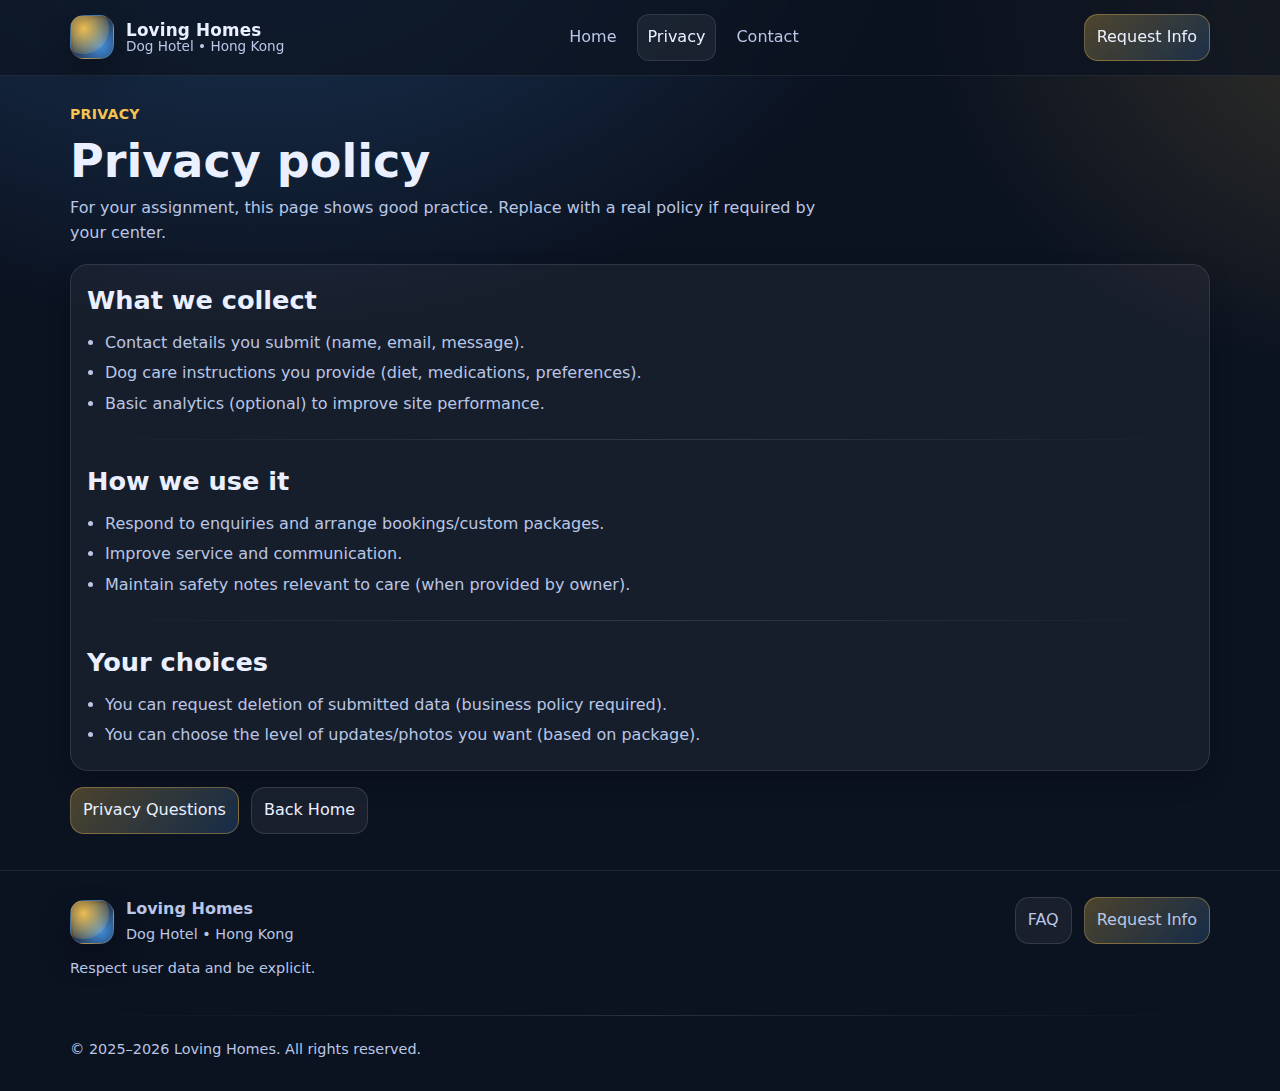
<file: privacy.html>
<!doctype html>
<html lang="en">
<head>
  <meta charset="utf-8" />
  <meta name="viewport" content="width=device-width,initial-scale=1" />
  <meta name="description" content="Privacy policy placeholder for Loving Homes." />
  <title>Privacy | Loving Homes</title>
  <link rel="stylesheet" href="css/styles.css" />
</head>
<body>
  <a class="skip-link" href="#main">Skip to content</a>

  <div class="page-loader" id="pageLoader" role="status" aria-live="polite" aria-label="Loading">
    <div class="loader-wrap">
      <div class="loader" aria-hidden="true"></div>
      <p class="loader-title">Loading Loving Homes…</p>
      <p class="loader-sub">Preparing a safe, calm experience for your dog.</p>
    </div>
  </div>

  <div class="topbar">
    <div class="container">
      <header class="header">
        <a class="brand" href="index.html">
          <div class="brand-badge" aria-hidden="true"></div>
          <div class="brand-title">
            <strong>Loving Homes</strong>
            <span>Dog Hotel • Hong Kong</span>
          </div>
        </a>

        <nav class="nav" aria-label="Primary">
          <a data-nav href="index.html">Home</a>
          <a data-nav href="privacy.html">Privacy</a>
          <a data-nav href="contact.html">Contact</a>
        </nav>

        <div class="actions">
          <a class="btn primary" href="contact.html">Request Info</a>
          <button id="menuBtn" class="btn icon-btn hamburger" aria-label="Open menu" aria-expanded="false">☰</button>
        </div>
      </header>

      <div id="mobilePanel" class="mobile-panel" aria-label="Mobile menu">
        <nav>
          <a data-nav href="index.html">Home</a>
          <a data-nav href="about.html">About</a>
          <a data-nav href="services.html">Services</a>
          <a data-nav href="packages.html">Packages</a>
          <a data-nav href="facilities.html">Facilities</a>
          <a data-nav href="gallery.html">Gallery</a>
          <a data-nav href="faq.html">FAQ</a>
          <a data-nav href="contact.html">Contact</a>
          <a data-nav href="privacy.html">Privacy</a>
        </nav>
      </div>
    </div>
  </div>

  <main id="main">
    <section class="section">
      <div class="container">
        <div class="kicker">Privacy</div>
        <h1 style="margin-top:10px;">Privacy policy</h1>
        <p class="sub">
          For your assignment, this page shows good practice. Replace with a real policy if required by your center.
        </p>

        <div class="card">
          <h2 style="margin:0 0 10px;">What we collect</h2>
          <ul class="list">
            <li>Contact details you submit (name, email, message).</li>
            <li>Dog care instructions you provide (diet, medications, preferences).</li>
            <li>Basic analytics (optional) to improve site performance.</li>
          </ul>

          <hr class="hr" />

          <h2 style="margin:0 0 10px;">How we use it</h2>
          <ul class="list">
            <li>Respond to enquiries and arrange bookings/custom packages.</li>
            <li>Improve service and communication.</li>
            <li>Maintain safety notes relevant to care (when provided by owner).</li>
          </ul>

          <hr class="hr" />

          <h2 style="margin:0 0 10px;">Your choices</h2>
          <ul class="list">
            <li>You can request deletion of submitted data (business policy required).</li>
            <li>You can choose the level of updates/photos you want (based on package).</li>
          </ul>
        </div>

        <div class="row" style="margin-top:16px;">
          <a class="btn primary" href="contact.html">Privacy Questions</a>
          <a class="btn" href="index.html">Back Home</a>
        </div>
      </div>
    </section>
  </main>

  <footer class="footer">
    <div class="container">
      <div class="footer-grid">
        <div>
          <div class="row">
            <div class="brand-badge" aria-hidden="true"></div>
            <div>
              <strong>Loving Homes</strong><br />
              <span class="small">Dog Hotel • Hong Kong</span>
            </div>
          </div>
          <p class="small" style="margin-top:10px;">Respect user data and be explicit.</p>
        </div>
        <div class="row" style="justify-content:flex-end;">
          <a class="btn" href="faq.html">FAQ</a>
          <a class="btn primary" href="contact.html">Request Info</a>
        </div>
      </div>
      <hr class="hr" />
      <div class="small">© 2025–2026 Loving Homes. All rights reserved.</div>
    </div>
  </footer>

  <script src="js/main.js"></script>
</body>
</html>
</file>
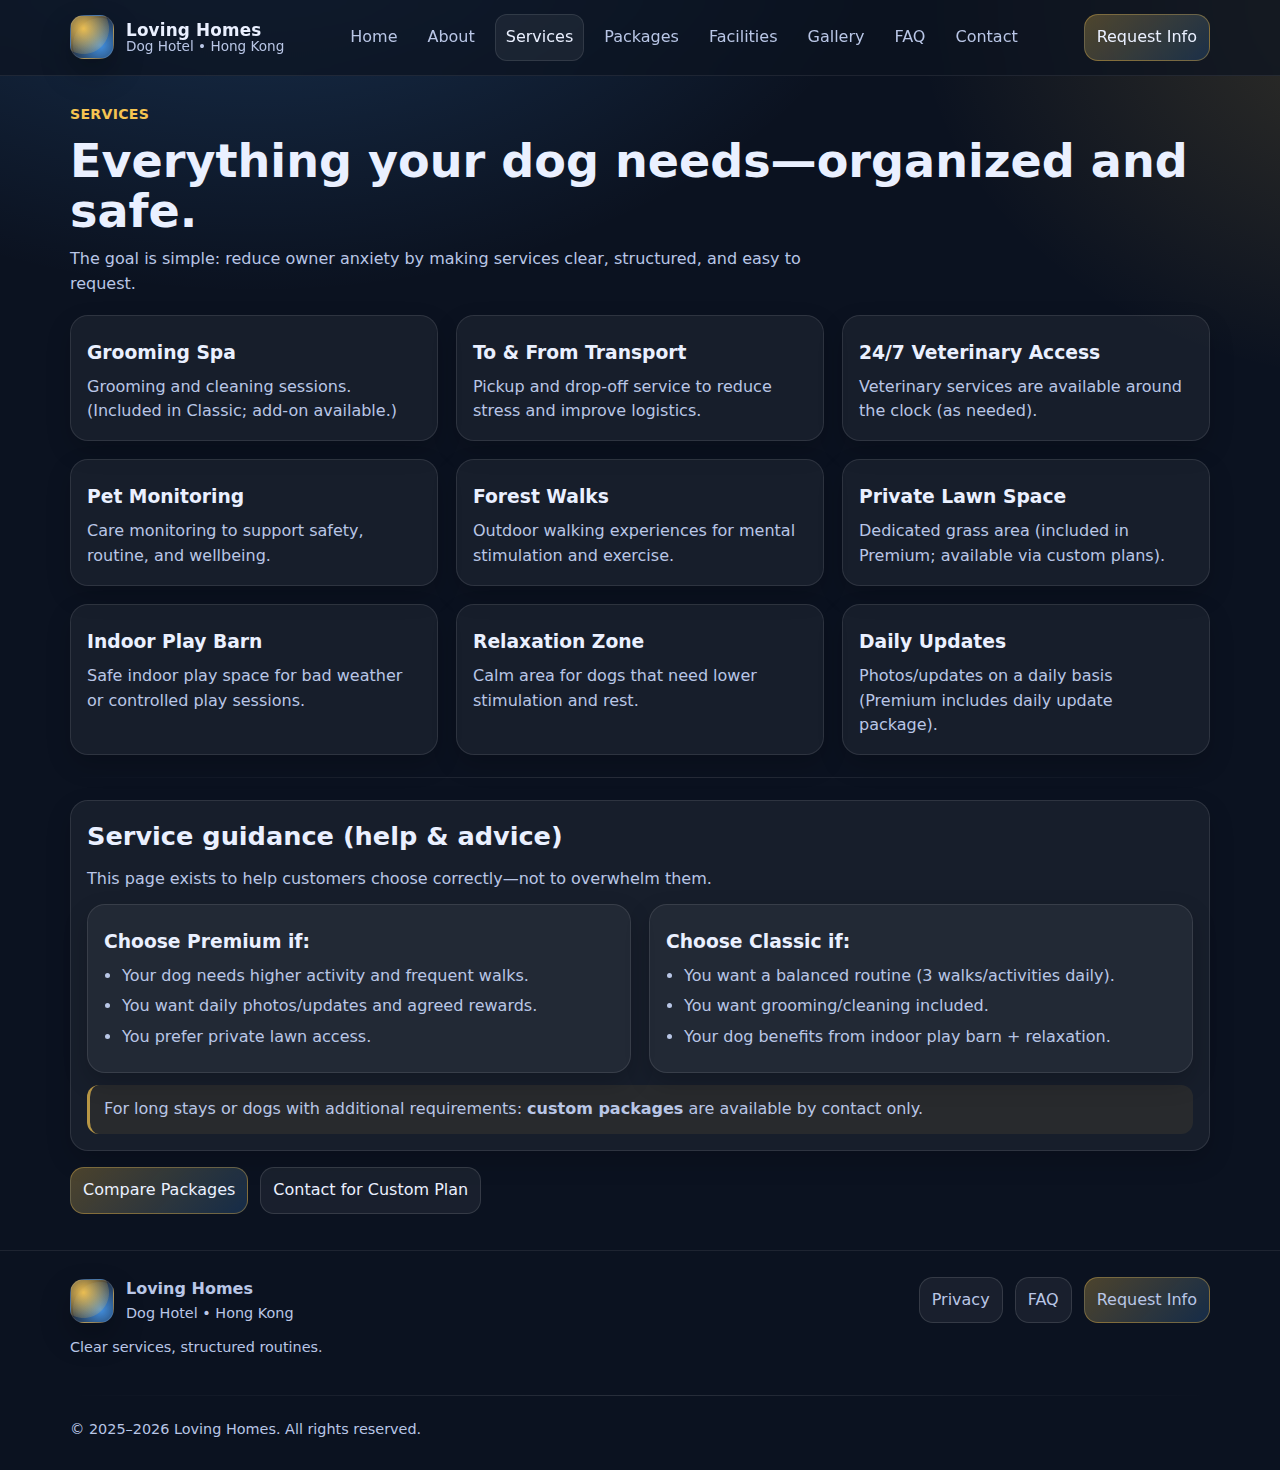
<file: services.html>
<!doctype html>
<html lang="en">
<head>
  <meta charset="utf-8" />
  <meta name="viewport" content="width=device-width,initial-scale=1" />
  <meta name="description" content="Services at Loving Homes: grooming spa, transport, monitoring, forest walks, private lawn, indoor play." />
  <title>Services | Loving Homes</title>
  <link rel="stylesheet" href="css/styles.css" />
</head>
<body>
  <a class="skip-link" href="#main">Skip to content</a>

  <div class="page-loader" id="pageLoader" role="status" aria-live="polite" aria-label="Loading">
    <div class="loader-wrap">
      <div class="loader" aria-hidden="true"></div>
      <p class="loader-title">Loading Loving Homes…</p>
      <p class="loader-sub">Preparing a safe, calm experience for your dog.</p>
    </div>
  </div>

  <div class="topbar">
    <div class="container">
      <header class="header">
        <a class="brand" href="index.html">
          <div class="brand-badge" aria-hidden="true"></div>
          <div class="brand-title">
            <strong>Loving Homes</strong>
            <span>Dog Hotel • Hong Kong</span>
          </div>
        </a>

        <nav class="nav" aria-label="Primary">
          <a data-nav href="index.html">Home</a>
          <a data-nav href="about.html">About</a>
          <a data-nav href="services.html">Services</a>
          <a data-nav href="packages.html">Packages</a>
          <a data-nav href="facilities.html">Facilities</a>
          <a data-nav href="gallery.html">Gallery</a>
          <a data-nav href="faq.html">FAQ</a>
          <a data-nav href="contact.html">Contact</a>
        </nav>

        <div class="actions">
          <a class="btn primary" href="contact.html">Request Info</a>
          <button id="menuBtn" class="btn icon-btn hamburger" aria-label="Open menu" aria-expanded="false">☰</button>
        </div>
      </header>

      <div id="mobilePanel" class="mobile-panel" aria-label="Mobile menu">
        <nav>
          <a data-nav href="index.html">Home</a>
          <a data-nav href="about.html">About</a>
          <a data-nav href="services.html">Services</a>
          <a data-nav href="packages.html">Packages</a>
          <a data-nav href="facilities.html">Facilities</a>
          <a data-nav href="gallery.html">Gallery</a>
          <a data-nav href="faq.html">FAQ</a>
          <a data-nav href="contact.html">Contact</a>
          <a data-nav href="privacy.html">Privacy</a>
        </nav>
      </div>
    </div>
  </div>

  <main id="main">
    <section class="section">
      <div class="container">
        <div class="kicker">Services</div>
        <h1 style="margin-top:10px;">Everything your dog needs—organized and safe.</h1>
        <p class="sub">
          The goal is simple: reduce owner anxiety by making services clear, structured, and easy to request.
        </p>

        <div class="grid cols-3">
          <div class="card">
            <h3>Grooming Spa</h3>
            <p>Grooming and cleaning sessions. (Included in Classic; add-on available.)</p>
          </div>
          <div class="card">
            <h3>To & From Transport</h3>
            <p>Pickup and drop-off service to reduce stress and improve logistics.</p>
          </div>
          <div class="card">
            <h3>24/7 Veterinary Access</h3>
            <p>Veterinary services are available around the clock (as needed).</p>
          </div>

          <div class="card">
            <h3>Pet Monitoring</h3>
            <p>Care monitoring to support safety, routine, and wellbeing.</p>
          </div>
          <div class="card">
            <h3>Forest Walks</h3>
            <p>Outdoor walking experiences for mental stimulation and exercise.</p>
          </div>
          <div class="card">
            <h3>Private Lawn Space</h3>
            <p>Dedicated grass area (included in Premium; available via custom plans).</p>
          </div>

          <div class="card">
            <h3>Indoor Play Barn</h3>
            <p>Safe indoor play space for bad weather or controlled play sessions.</p>
          </div>
          <div class="card">
            <h3>Relaxation Zone</h3>
            <p>Calm area for dogs that need lower stimulation and rest.</p>
          </div>
          <div class="card">
            <h3>Daily Updates</h3>
            <p>Photos/updates on a daily basis (Premium includes daily update package).</p>
          </div>
        </div>

        <hr class="hr" />

        <div class="card">
          <h2 style="margin:0 0 10px;">Service guidance (help & advice)</h2>
          <p class="sub" style="margin:0 0 12px;">
            This page exists to help customers choose correctly—not to overwhelm them.
          </p>
          <div class="grid cols-2">
            <div class="card">
              <h3>Choose Premium if:</h3>
              <ul class="list">
                <li>Your dog needs higher activity and frequent walks.</li>
                <li>You want daily photos/updates and agreed rewards.</li>
                <li>You prefer private lawn access.</li>
              </ul>
            </div>
            <div class="card">
              <h3>Choose Classic if:</h3>
              <ul class="list">
                <li>You want a balanced routine (3 walks/activities daily).</li>
                <li>You want grooming/cleaning included.</li>
                <li>Your dog benefits from indoor play barn + relaxation.</li>
              </ul>
            </div>
          </div>

          <div class="note" style="margin-top:12px;">
            For long stays or dogs with additional requirements: <strong>custom packages</strong> are available by contact only.
          </div>
        </div>

        <div class="row" style="margin-top:16px;">
          <a class="btn primary" href="packages.html">Compare Packages</a>
          <a class="btn" href="contact.html">Contact for Custom Plan</a>
        </div>
      </div>
    </section>
  </main>

  <footer class="footer">
    <div class="container">
      <div class="footer-grid">
        <div>
          <div class="row">
            <div class="brand-badge" aria-hidden="true"></div>
            <div>
              <strong>Loving Homes</strong><br />
              <span class="small">Dog Hotel • Hong Kong</span>
            </div>
          </div>
          <p class="small" style="margin-top:10px;">Clear services, structured routines.</p>
        </div>
        <div class="row" style="justify-content:flex-end;">
          <a class="btn" href="privacy.html">Privacy</a>
          <a class="btn" href="faq.html">FAQ</a>
          <a class="btn primary" href="contact.html">Request Info</a>
        </div>
      </div>
      <hr class="hr" />
      <div class="small">© 2025–2026 Loving Homes. All rights reserved.</div>
    </div>
  </footer>

  <script src="js/main.js"></script>
</body>
</html>
</file>
<file: css/styles.css>
/* =========================
   Loving Homes - Styles
   Modern, responsive, accessible
   ========================= */

:root{
  --bg: #0b1220;
  --panel: #0f1a33;
  --panel-2: #101f42;
  --text: #eaf0ff;
  --muted: #b9c6e6;
  --brand: #f5c451;       /* gold */
  --brand-2: #4aa3ff;     /* deep blue accent */
  --danger: #ff5a7a;
  --ok: #43e6b0;

  --shadow: 0 18px 40px rgba(0,0,0,.35);
  --radius: 18px;
  --radius-sm: 12px;

  --max: 1140px;
  --gap: clamp(12px, 2vw, 18px);

  --focus: 0 0 0 3px rgba(245,196,81,.35), 0 0 0 6px rgba(74,163,255,.25);
}

/* =========================
   Themed Scrollbar
   (Chrome/Edge/Safari + Firefox)
   ========================= */

/* Firefox */
*{
  scrollbar-width: thin;
  scrollbar-color: rgba(245,196,81,.55) rgba(255,255,255,.06);
}

/* WebKit (Chrome/Edge/Safari) */
::-webkit-scrollbar{
  width: 14px;
  height: 14px;
}

::-webkit-scrollbar-track{
  background: rgba(255,255,255,.04);
  border-left: 1px solid rgba(255,255,255,.08);
}

::-webkit-scrollbar-thumb{
  background: linear-gradient(
    180deg,
    rgba(245,196,81,.65),
    rgba(74,163,255,.35)
  );
  border-radius: 999px;
  border: 3px solid rgba(255,255,255,.06); /* creates padding + nice edge */
  box-shadow: inset 0 0 0 1px rgba(0,0,0,.25);
}

::-webkit-scrollbar-thumb:hover{
  background: linear-gradient(
    180deg,
    rgba(245,196,81,.85),
    rgba(74,163,255,.50)
  );
}

::-webkit-scrollbar-corner{
  background: rgba(255,255,255,.04);
}

*{ box-sizing:border-box; }
html{ scroll-behavior:smooth; }
body{
  margin:0;
  font-family: ui-sans-serif, system-ui, -apple-system, Segoe UI, Roboto, Arial, "Noto Sans", "Helvetica Neue", sans-serif;
  background: radial-gradient(1200px 800px at 20% -10%, rgba(74,163,255,.25), transparent 55%),
              radial-gradient(900px 700px at 110% 0%, rgba(245,196,81,.18), transparent 55%),
              var(--bg);
  color: var(--text);
  line-height:1.55;
}

img{ max-width:100%; display:block; }

a{ color:inherit; text-underline-offset: 3px; }
a:hover{ color: var(--brand); }
a:focus-visible, button:focus-visible, input:focus-visible, textarea:focus-visible, select:focus-visible{
  outline: none;
  box-shadow: var(--focus);
  border-color: rgba(245,196,81,.75) !important;
}

.skip-link{
  position:absolute; left:-999px; top:10px;
  background: #111b33;
  border:1px solid rgba(255,255,255,.15);
  padding:10px 12px;
  border-radius: 10px;
  z-index: 9999;
}
.skip-link:focus{ left:10px; }

.container{
  width: min(var(--max), calc(100% - 32px));
  margin-inline:auto;
}

.topbar{
  position: sticky;
  top:0;
  z-index: 1000;
  backdrop-filter: blur(12px);
  background: rgba(11,18,32,.7);
  border-bottom: 1px solid rgba(255,255,255,.08);
}

.header{
  display:flex;
  align-items:center;
  justify-content: space-between;
  padding: 14px 0;
  gap: 14px;
}

.brand{
  display:flex;
  align-items:center;
  gap: 12px;
  text-decoration:none;
}
.brand-badge{
  width: 44px; height: 44px;
  border-radius: 14px;
  background:
    radial-gradient(circle at 30% 30%, rgba(245,196,81,.95), rgba(245,196,81,.2) 60%, transparent 62%),
    radial-gradient(circle at 70% 70%, rgba(74,163,255,.85), rgba(74,163,255,.15) 65%, transparent 67%),
    linear-gradient(135deg, rgba(255,255,255,.14), rgba(255,255,255,.03));
  border:1px solid rgba(255,255,255,.12);
  box-shadow: 0 14px 30px rgba(0,0,0,.25);
}
.brand-title{
  display:flex;
  flex-direction: column;
  line-height: 1.1;
}
.brand-title strong{
  letter-spacing: .2px;
  font-size: 1.05rem;
}
.brand-title span{
  color: var(--muted);
  font-size: .85rem;
}

.nav{
  display:flex;
  align-items:center;
  gap: 10px;
}
.nav a{
  text-decoration:none;
  padding: 10px 10px;
  border-radius: 12px;
  color: var(--muted);
}
.nav a[aria-current="page"]{
  color: var(--text);
  background: rgba(255,255,255,.06);
  border:1px solid rgba(255,255,255,.10);
}
.nav a:hover{
  color: var(--text);
  background: rgba(245,196,81,.10);
  border:1px solid rgba(245,196,81,.18);
}

.actions{
  display:flex;
  align-items:center;
  gap: 10px;
}

.btn{
  border:1px solid rgba(255,255,255,.12);
  background: rgba(255,255,255,.06);
  color: var(--text);
  padding: 10px 12px;
  border-radius: 14px;
  cursor:pointer;
  display:inline-flex;
  align-items:center;
  gap:10px;
  text-decoration:none;
  transition: transform .15s, background .15s, border-color .15s;
}
.btn:hover{
  transform: translateY(-1px);
  background: rgba(255,255,255,.09);
  border-color: rgba(245,196,81,.25);
}
.btn.primary{
  background: linear-gradient(135deg, rgba(245,196,81,.28), rgba(74,163,255,.18));
  border-color: rgba(245,196,81,.35);
}
.btn.primary:hover{
  background: linear-gradient(135deg, rgba(245,196,81,.36), rgba(74,163,255,.25));
}
.btn.ghost{
  background: transparent;
}

.icon-btn{
  width:44px; height:44px;
  border-radius: 14px;
  display:inline-grid;
  place-items:center;
}

.hamburger{
  display:none;
}

.mobile-panel{
  display:none;
  padding-bottom: 12px;
}
.mobile-panel nav{
  display:grid;
  gap: 6px;
}
.mobile-panel a{
  padding: 12px;
  border-radius: 14px;
  color: var(--muted);
  text-decoration:none;
  border:1px solid rgba(255,255,255,.08);
  background: rgba(255,255,255,.04);
}
.mobile-panel a:hover{ color: var(--text); border-color: rgba(245,196,81,.22); }

.hero{
  padding: clamp(34px, 6vw, 64px) 0;
}
.hero-grid{
  display:grid;
  grid-template-columns: 1.2fr .8fr;
  gap: clamp(16px, 4vw, 28px);
  align-items: start;
}

.kicker{
  color: var(--brand);
  font-weight: 650;
  letter-spacing: .3px;
  text-transform: uppercase;
  font-size: .88rem;
}

h1{
  margin: 10px 0 10px;
  font-size: clamp(2rem, 3.6vw, 3.1rem);
  line-height: 1.1;
}
.lead{
  color: var(--muted);
  font-size: 1.05rem;
  max-width: 58ch;
}

.hero-card{
  background: linear-gradient(180deg, rgba(255,255,255,.06), rgba(255,255,255,.03));
  border:1px solid rgba(255,255,255,.10);
  border-radius: var(--radius);
  padding: 18px;
  box-shadow: var(--shadow);
}

.grid{
  display:grid;
  gap: var(--gap);
}
.grid.cols-3{ grid-template-columns: repeat(3, minmax(0, 1fr)); }
.grid.cols-2{ grid-template-columns: repeat(2, minmax(0, 1fr)); }

.card{
  background: rgba(255,255,255,.05);
  border:1px solid rgba(255,255,255,.10);
  border-radius: var(--radius);
  padding: 16px;
  box-shadow: 0 10px 25px rgba(0,0,0,.18);
}
.card h3{ margin: 6px 0 8px; }
.card p{ margin: 0; color: var(--muted); }

.badge{
  display:inline-flex;
  align-items:center;
  gap:8px;
  padding: 8px 10px;
  border-radius: 999px;
  border:1px solid rgba(255,255,255,.12);
  background: rgba(255,255,255,.05);
  color: var(--muted);
  font-size: .9rem;
}

.section{
  padding: 28px 0 36px;
}
.section h2{
  font-size: clamp(1.4rem, 2vw, 1.9rem);
  margin: 0 0 12px;
}
.section .sub{
  color: var(--muted);
  margin: 0 0 18px;
  max-width: 75ch;
}

.hr{
  border:0;
  height: 1px;
  background: linear-gradient(90deg, transparent, rgba(255,255,255,.12), transparent);
  margin: 22px 0;
}

.list{
  margin:0;
  padding-left: 18px;
  color: var(--muted);
}
.list li{ margin: 6px 0; }

.table{
  width:100%;
  border-collapse: collapse;
  border:1px solid rgba(255,255,255,.10);
  border-radius: var(--radius);
  overflow:hidden;
}
.table th, .table td{
  padding: 12px;
  border-bottom:1px solid rgba(255,255,255,.10);
  vertical-align: top;
}
.table th{
  text-align:left;
  background: rgba(255,255,255,.06);
}
.table tr:hover td{
  background: rgba(245,196,81,.06);
}

.form{
  display:grid;
  gap: 12px;
}
.field{
  display:grid;
  gap: 6px;
}
label{
  color: var(--muted);
  font-size: .92rem;
}
input, textarea, select{
  width: 100%;
  padding: 12px 12px;
  border-radius: 14px;
  border:1px solid rgba(255,255,255,.12);
  background: rgba(255,255,255,.04);
  color: var(--text);
}
textarea{ min-height: 120px; resize: vertical; }

.help{
  color: var(--muted);
  font-size: .88rem;
}
.note{
  border-left: 3px solid rgba(245,196,81,.7);
  padding: 12px 12px 12px 14px;
  border-radius: 12px;
  background: rgba(245,196,81,.08);
  color: var(--muted);
}

.alert{
  display:none;
  padding: 12px;
  border-radius: 14px;
  border:1px solid rgba(255,255,255,.14);
  background: rgba(255,255,255,.06);
}
.alert.ok{
  border-color: rgba(67,230,176,.35);
  background: rgba(67,230,176,.08);
}
.alert.bad{
  border-color: rgba(255,90,122,.35);
  background: rgba(255,90,122,.08);
}

.footer{
  padding: 26px 0 30px;
  border-top:1px solid rgba(255,255,255,.08);
  color: var(--muted);
}
.footer-grid{
  display:grid;
  grid-template-columns: 1.2fr .8fr;
  gap: 18px;
  align-items: start;
}
.footer a{ color: var(--muted); }
.footer a:hover{ color: var(--text); }

.small{
  font-size: .9rem;
  color: var(--muted);
}

.pill-row{
  display:flex;
  flex-wrap: wrap;
  gap: 10px;
}

.kpi{
  display:flex;
  gap: 10px;
  align-items: baseline;
}
.kpi strong{
  font-size: 1.4rem;
  color: var(--text);
}
.kpi span{
  color: var(--muted);
  font-size: .9rem;
}

/* FAQ accordion */
.accordion{
  border:1px solid rgba(255,255,255,.10);
  border-radius: var(--radius);
  overflow:hidden;
}
.acc-item + .acc-item{ border-top:1px solid rgba(255,255,255,.10); }
.acc-btn{
  width:100%;
  text-align:left;
  padding: 14px;
  background: rgba(255,255,255,.04);
  border:0;
  color: var(--text);
  cursor:pointer;
  display:flex;
  justify-content: space-between;
  gap: 14px;
}
.acc-btn span{ color: var(--muted); font-size: .95rem; }
.acc-panel{
  display:none;
  padding: 0 14px 14px;
  color: var(--muted);
}

/* Utility */
.row{
  display:flex;
  gap: 12px;
  flex-wrap: wrap;
  align-items: center;
}
.right{ margin-left:auto; }

/* =========================
   Page Loader Overlay (Theme-matched)
   ========================= */

:root{
  /* uses your existing theme vars */
  --loader-gold: rgba(245,196,81,.95);
  --loader-blue: rgba(74,163,255,.85);
  --loader-track: rgba(255,255,255,.06);
}

/* Fullscreen overlay */
.page-loader{
  position: fixed;
  inset: 0;
  z-index: 99999;
  display: grid;
  place-items: center;
  padding: 20px;

  /* glassy dark background that matches your site */
  background:
    radial-gradient(900px 700px at 20% -10%, rgba(74,163,255,.18), transparent 55%),
    radial-gradient(800px 650px at 110% 0%, rgba(245,196,81,.14), transparent 55%),
    rgba(11,18,32,.92);

  backdrop-filter: blur(10px);
  border-bottom: 1px solid rgba(255,255,255,.10);

  transition: opacity .25s ease, visibility .25s ease;
}

/* When hidden */
.page-loader.is-hidden{
  opacity: 0;
  visibility: hidden;
  pointer-events: none;
}

.loader-wrap{
  display: grid;
  gap: 12px;
  justify-items: center;
  text-align: center;
  max-width: 520px;
}

.loader-title{
  margin: 0;
  font-size: 1.05rem;
  letter-spacing: .2px;
  color: var(--text);
}
.loader-sub{
  margin: 0;
  color: var(--muted);
  font-size: .92rem;
}

/* Your loader, recolored to match theme */
.loader {
  width: 46px;
  height: 22px;

  /* dots use gradient-like look via two colors */
  --c: no-repeat radial-gradient(farthest-side, var(--loader-gold) 93%, transparent);

  background:
    var(--c) 0    0,
    var(--c) 50%  0;
  background-size: 9px 9px;
  position: relative;
  clip-path: inset(-200% -100% 0 0);
  animation: l6-0 1.5s linear infinite;

  /* small glow */
  filter: drop-shadow(0 8px 14px rgba(0,0,0,.35));
}

.loader:before {
  content: "";
  position: absolute;
  width: 9px;
  height: 14px;

  /* moving bar with blended gold->blue */
  background: linear-gradient(180deg, var(--loader-gold), rgba(74,163,255,.55));
  border-radius: 6px;

  left: -18px;
  top: 0;
  animation:
    l6-1 1.5s linear infinite,
    l6-2 0.5s cubic-bezier(0,200,.8,200) infinite;
}

.loader:after {
  content: "";
  position: absolute;
  inset: 0 0 auto auto;
  width: 9px;
  height: 9px;
  border-radius: 50%;

  /* end dot more blue for contrast */
  background: radial-gradient(circle at 30% 30%, var(--loader-blue), rgba(74,163,255,.35));
  animation: l6-3 1.5s linear infinite;
}

/* Keyframes (same as yours) */
@keyframes l6-0 {
  0%,30%  {background-position: 0  0   ,50% 0   }
  33%     {background-position: 0  100%,50% 0   }
  41%,63% {background-position: 0  0   ,50% 0   }
  66%     {background-position: 0  0   ,50% 100%}
  74%,100%{background-position: 0  0   ,50% 0   }
}
@keyframes l6-1 {
  90%  {transform:translateY(0)}
  95%  {transform:translateY(15px)}
  100% {transform:translateY(15px);left:calc(100% - 9px)}
}
@keyframes l6-2 {
  100% {top:-0.1px}
}
@keyframes l6-3 {
  0%,80%,100% {transform:translate(0)}
  90%         {transform:translate(30px)}
}

/* Respect reduced motion */
@media (prefers-reduced-motion: reduce){
  .loader, .loader:before, .loader:after{
    animation: none !important;
  }
}

/* Responsive */
@media (max-width: 980px){
  .hero-grid{ grid-template-columns: 1fr; }
  .grid.cols-3{ grid-template-columns: 1fr; }
  .grid.cols-2{ grid-template-columns: 1fr; }
  .footer-grid{ grid-template-columns: 1fr; }
}

@media (max-width: 860px){
  .nav{ display:none; }
  .hamburger{ display:inline-grid; }
  .mobile-panel{ display:none; }
  .mobile-panel.open{ display:block; }
}
</file>
